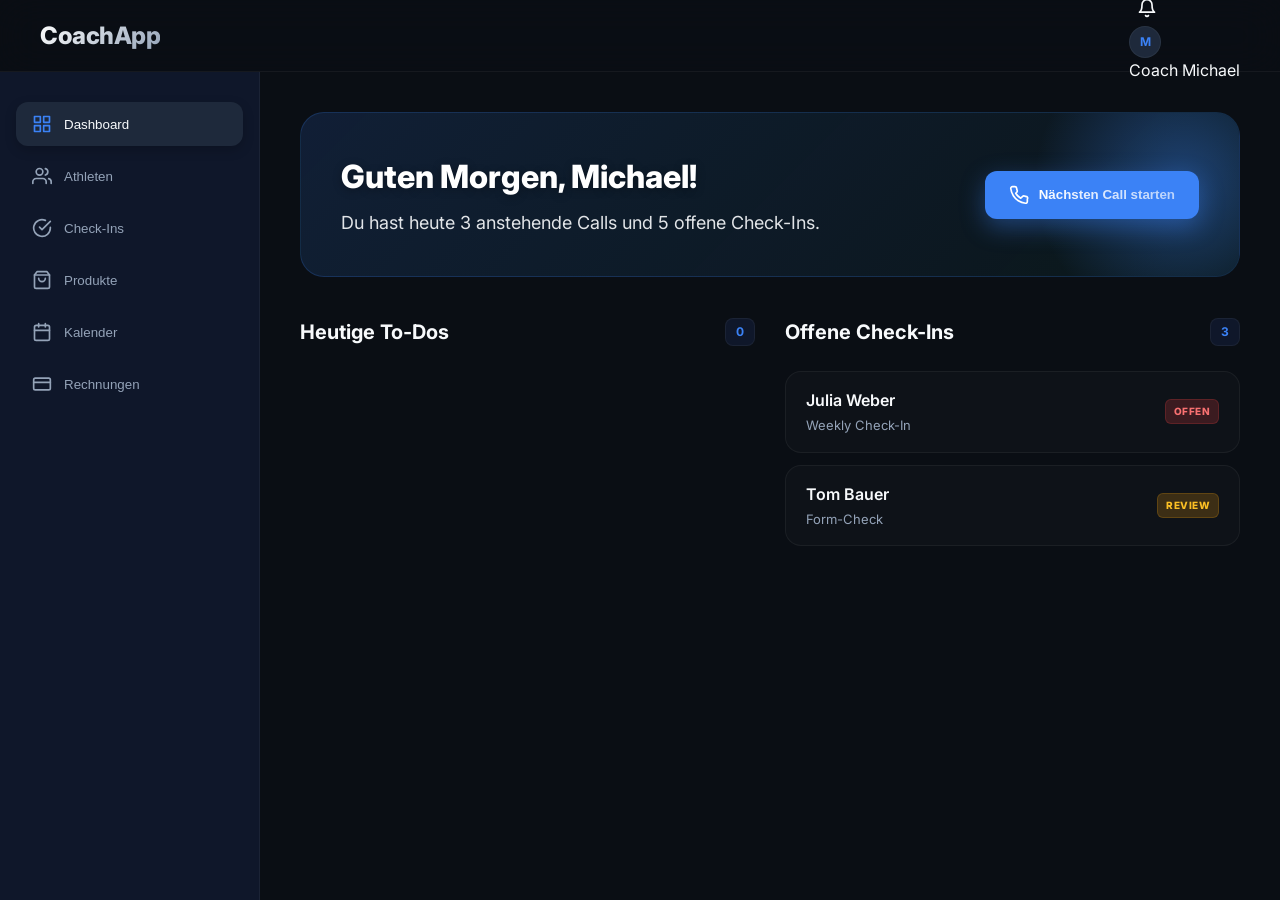
<file: CoachApp/index.html>
<!DOCTYPE html>
<html lang="de">
<head>
    <meta charset="UTF-8">
    <meta name="viewport" content="width=device-width, initial-scale=1.0">
    <title>CoachApp - Calls Modal</title>
    <link rel="preconnect" href="https://fonts.googleapis.com">
    <link rel="preconnect" href="https://fonts.gstatic.com" crossorigin>
    <link href="https://fonts.googleapis.com/css2?family=Inter:wght@300;400;500;600;700&display=swap" rel="stylesheet">
    <link rel="stylesheet" href="styles.css">
</head>
<body>
    <div id="app">
        <!-- Main Dashboard Placeholder -->
        <header class="dashboard-header">
            <div class="logo">CoachApp</div>
            <div class="user-profile">
                <button class="icon-btn"><svg xmlns="http://www.w3.org/2000/svg" width="20" height="20" viewBox="0 0 24 24" fill="none" stroke="currentColor" stroke-width="2" stroke-linecap="round" stroke-linejoin="round"><path d="M18 8A6 6 0 0 0 6 8c0 7-3 9-3 9h18s-3-2-3-9"/><path d="M13.73 21a2 2 0 0 1-3.46 0"/></svg></button>
                <div class="avatar-sm">M</div>
                <span>Coach Michael</span>
            </div>
        </header>

        <div class="app-shell">
            <!-- Sidebar Navigation -->
            <aside class="app-sidebar">
                <nav class="sidebar-nav">
                    <button class="nav-item active" data-view="dashboard">
                        <svg xmlns="http://www.w3.org/2000/svg" width="20" height="20" viewBox="0 0 24 24" fill="none" stroke="currentColor" stroke-width="2" stroke-linecap="round" stroke-linejoin="round"><rect x="3" y="3" width="7" height="7"/><rect x="14" y="3" width="7" height="7"/><rect x="14" y="14" width="7" height="7"/><rect x="3" y="14" width="7" height="7"/></svg>
                        <span>Dashboard</span>
                    </button>
                    <button class="nav-item" data-view="athletes">
                        <svg xmlns="http://www.w3.org/2000/svg" width="20" height="20" viewBox="0 0 24 24" fill="none" stroke="currentColor" stroke-width="2" stroke-linecap="round" stroke-linejoin="round"><path d="M17 21v-2a4 4 0 0 0-4-4H5a4 4 0 0 0-4 4v2"/><circle cx="9" cy="7" r="4"/><path d="M23 21v-2a4 4 0 0 0-3-3.87"/><path d="M16 3.13a4 4 0 0 1 0 7.75"/></svg>
                        <span>Athleten</span>
                    </button>
                    <button class="nav-item" data-view="checkins">
                        <svg xmlns="http://www.w3.org/2000/svg" width="20" height="20" viewBox="0 0 24 24" fill="none" stroke="currentColor" stroke-width="2" stroke-linecap="round" stroke-linejoin="round"><path d="M22 11.08V12a10 10 0 1 1-5.93-9.14"/><polyline points="22 4 12 14.01 9 11.01"/></svg>
                        <span>Check-Ins</span>
                    </button>
                    <button class="nav-item" id="openProductsView" data-view="products">
                        <svg xmlns="http://www.w3.org/2000/svg" width="20" height="20" viewBox="0 0 24 24" fill="none" stroke="currentColor" stroke-width="2" stroke-linecap="round" stroke-linejoin="round"><path d="M6 2 3 6v14a2 2 0 0 0 2 2h14a2 2 0 0 0 2-2V6l-3-4Z"/><path d="M3 6h18"/><path d="M16 10a4 4 0 0 1-8 0"/></svg>
                        <span>Produkte</span>
                    </button>
                    <button class="nav-item" data-view="calendar">
                        <svg xmlns="http://www.w3.org/2000/svg" width="20" height="20" viewBox="0 0 24 24" fill="none" stroke="currentColor" stroke-width="2" stroke-linecap="round" stroke-linejoin="round"><rect x="3" y="4" width="18" height="18" rx="2" ry="2"/><line x1="16" y1="2" x2="16" y2="6"/><line x1="8" y1="2" x2="8" y2="6"/><line x1="3" y1="10" x2="21" y2="10"/></svg>
                        <span>Kalender</span>
                    </button>
                    <button class="nav-item" data-view="invoices">
                        <svg xmlns="http://www.w3.org/2000/svg" width="20" height="20" viewBox="0 0 24 24" fill="none" stroke="currentColor" stroke-width="2" stroke-linecap="round" stroke-linejoin="round"><rect x="2" y="5" width="20" height="14" rx="2"/><line x1="2" y1="10" x2="22" y2="10"/></svg>
                        <span>Rechnungen</span>
                    </button>
                </nav>
            </aside>

            <!-- Main Content Area -->
            <main class="app-content scroll-y">
                <!-- Dashboard View -->
                <!-- [AGENT-1: DASHBOARD - START] -->
                <section id="view-dashboard" class="content-view active">
                    <div class="welcome-banner">
                        <div class="banner-text">
                            <h1 id="welcome-title">Guten Morgen, Michael!</h1>
                            <p id="welcome-subtitle">Du hast heute 3 anstehende Calls und 5 offene Check-Ins.</p>
                        </div>
                        <button id="openModalBtn" class="btn btn-accent-vibrant">
                             <svg xmlns="http://www.w3.org/2000/svg" width="20" height="20" viewBox="0 0 24 24" fill="none" stroke="currentColor" stroke-width="2" stroke-linecap="round" stroke-linejoin="round"><path d="M22 16.92v3a2 2 0 0 1-2.18 2 19.79 19.79 0 0 1-8.63-3.07 19.5 19.5 0 0 1-6-6 19.79 19.79 0 0 1-3.07-8.67A2 2 0 0 1 4.11 2h3a2 2 0 0 1 2 1.72 12.84 12.84 0 0 0 .7 2.81 2 2 0 0 1-.45 2.11L8.09 9.91a16 16 0 0 0 6 6l2.27-2.27a2 2 0 0 1 2.11-.45 12.84 12.84 0 0 0 2.81.7A2 2 0 0 1 22 16.92z"/></svg>
                             Nächsten Call starten
                        </button>
                    </div>

                    <div class="dashboard-grid">
                        <div class="card card-hero">
                            <div class="card-header-simple">
                                <h3>Heutige To-Dos</h3>
                                <span id="todo-count-badge" class="count-badge">0</span>
                            </div>
                            <div id="todo-list-container" class="list-container">
                                <!-- Dynamically populated by JS -->
                            </div>
                        </div>

                        <div class="card card-hero">
                            <div class="card-header-simple">
                                <h3>Offene Check-Ins</h3>
                                <span class="count-badge">3</span>
                            </div>
                            <div class="list-container">
                                <div class="todo-item">
                                    <div class="todo-info">
                                        <span class="todo-name">Julia Weber</span>
                                        <span class="todo-meta">Weekly Check-In</span>
                                    </div>
                                    <span class="tag tag-urgent">OFFEN</span>
                                </div>
                                <div class="todo-item">
                                    <div class="todo-info">
                                        <span class="todo-name">Tom Bauer</span>
                                        <span class="todo-meta">Form-Check</span>
                                    </div>
                                    <span class="tag tag-warning">REVIEW</span>
                                </div>
                            </div>
                        </div>
                    </div>
                </section>
                <!-- [AGENT-1: DASHBOARD - END] -->

                <!-- [AGENT-2: ATHLETES - START] -->
                <section id="view-athletes" class="content-view">
                    <header class="view-header">
                        <h1>Meine Athleten</h1>
                        <button class="btn btn-primary" id="newAthleteBtn">+ Neuer Athlet</button>
                    </header>
                    <div class="card">
                        <div class="athlete-search-bar">
                            <input type="text" id="athleteSearchInput" placeholder="Athleten suchen..." class="form-control">
                        </div>
                        <div id="athleteList" class="athlete-list">
                            <!-- Athlete cards will be injected here via DOM API -->
                            <p id="athleteLoadingMsg">Athleten-Verzeichnis wird geladen...</p>
                        </div>
                    </div>
                </section>

                <!-- Athlete Detail Modal -->
                <div id="athleteDetailModal" class="modal-overlay hidden">
                    <div class="modal-container dark-theme">
                        <header class="modal-header">
                            <h2 id="athleteDetailName">Athlet Details</h2>
                            <button id="closeAthleteDetailBtn" class="icon-btn">
                                <svg xmlns="http://www.w3.org/2000/svg" width="24" height="24" viewBox="0 0 24 24" fill="none" stroke="currentColor" stroke-width="2" stroke-linecap="round" stroke-linejoin="round"><line x1="18" y1="6" x2="6" y2="18"/><line x1="6" y1="6" x2="18" y2="18"/></svg>
                            </button>
                        </header>
                        <main class="modal-main" style="padding: 1.5rem;">
                            <div class="form-group">
                                <label>Email:</label>
                                <p id="athleteDetailEmail" style="color: var(--text-color); margin-top: 0.25rem;">-</p>
                            </div>
                            <div class="form-group">
                                <label>Sportart:</label>
                                <p id="athleteDetailSport" style="color: var(--text-color); margin-top: 0.25rem;">-</p>
                            </div>
                            <div style="margin-top: 2rem; display: flex; gap: 1rem;">
                                <button class="btn btn-primary" id="startCallFromAthleteBtn">Call starten</button>
                            </div>
                        </main>
                    </div>
                </div>
                <!-- [AGENT-2: ATHLETES - END] -->

                <!-- [AGENT-3: CHECKINS - START] -->
                <section id="view-checkins" class="content-view">
                    <header class="view-header">
                        <h1>Check-Ins</h1>
                    </header>
                    <div class="card">
                        <table class="ascent-table" id="checkins-table">
                            <thead>
                                <tr>
                                    <th>Datum</th>
                                    <th>Athlet</th>
                                    <th>Status</th>
                                    <th>Aktionen</th>
                                </tr>
                            </thead>
                            <tbody id="checkins-list-body">
                                <!-- Check-Ins will be populated here via JS -->
                            </tbody>
                        </table>
                    </div>

                    <!-- Check-In Review Modal -->
                    <div id="checkinReviewModal" class="modal-overlay hidden" style="z-index: 1200;">
                        <div class="modal-container dark-theme product-edit-size">
                            <header class="modal-header">
                                <h2 id="checkinReviewTitle">Check-In Review</h2>
                                <button id="closeCheckinModal" class="icon-btn">
                                    <svg xmlns="http://www.w3.org/2000/svg" width="24" height="24" viewBox="0 0 24 24" fill="none" stroke="currentColor" stroke-width="2" stroke-linecap="round" stroke-linejoin="round"><line x1="18" y1="6" x2="6" y2="18"/><line x1="6" y1="6" x2="18" y2="18"/></svg>
                                </button>
                            </header>
                            <div class="modal-body p-2">
                                <div class="checkin-details" id="checkinDetailsContent">
                                    <!-- Populated via JS -->
                                </div>
                                <form id="checkinReviewForm" class="mt-2">
                                    <input type="hidden" id="reviewCheckinId">
                                    <div class="input-stacked">
                                        <label>Feedback / Notizen</label>
                                        <textarea id="reviewFeedback" class="input-dark" rows="4" required></textarea>
                                    </div>
                                    <div class="modal-footer mt-2">
                                        <button type="button" id="markReviewedBtn" class="btn btn-primary">Als geprüft markieren</button>
                                    </div>
                                </form>
                            </div>
                        </div>
                    </div>
                </section>
                <!-- [AGENT-3: CHECKINS - END] -->

                                <!-- [AGENT-4: INVOICES - START] -->
                <section id="view-invoices" class="content-view">
                    <header class="view-header">
                        <h1>Rechnungen & Finanzen</h1>
                        <button class="btn btn-primary" id="createNewInvoiceBtn">
                            <svg xmlns="http://www.w3.org/2000/svg" width="16" height="16" viewBox="0 0 24 24" fill="none" stroke="currentColor" stroke-width="2" stroke-linecap="round" stroke-linejoin="round"><line x1="12" y1="5" x2="12" y2="19"></line><line x1="5" y1="12" x2="19" y2="12"></line></svg>
                            Neue Rechnung
                        </button>
                    </header>

                    <div class="invoice-summary-cards">
                        <div class="summary-card-inv">
                            <h3>Umsatz (Mtd)</h3>
                            <div class="value">4.250,00 €</div>
                        </div>
                        <div class="summary-card-inv">
                            <h3>Offene Beträge</h3>
                            <div class="value text-orange">850,00 €</div>
                        </div>
                        <div class="summary-card-inv">
                            <h3>Überfällig</h3>
                            <div class="value text-red">0,00 €</div>
                        </div>
                    </div>

                    <div class="card p-0 mt-3">
                        <div class="card-header p-3 border-bottom">
                            <h2 class="m-0 text-md">Aktuelle Rechnungen</h2>
                        </div>
                        <div class="table-responsive">
                            <table class="ascent-table invoice-table">
                                <thead>
                                    <tr>
                                        <th>Rechnungs-Nr</th>
                                        <th>Kunde</th>
                                        <th>Datum</th>
                                        <th>Betrag</th>
                                        <th>Status</th>
                                        <th class="actions-cell">Aktionen</th>
                                    </tr>
                                </thead>
                                <tbody id="invoicesTableBody">
                                    <!-- Populated by JS -->
                                </tbody>
                            </table>
                        </div>
                    </div>
                </section>
                <!-- [AGENT-4: INVOICES - END] -->
            </main>
        </div>

        <!-- The Calls Modal -->
        <div id="callsModal" class="modal-overlay hidden">
            <div class="modal-container dark-theme">
                <main class="modal-main">
                    <!-- Modal Header -->
                    <header class="modal-header">
                        <div class="athlete-info">
                            <div class="avatar-placeholder">A</div>
                            <div class="info-text">
                                <h1 id="athleteName">Anna Müller</h1>
                                <p class="meta">anna@test.de • Fitness</p>
                            </div>
                        </div>
                        <div class="header-actions">
                            <button class="icon-btn edit-notes-btn">
                                <svg xmlns="http://www.w3.org/2000/svg" width="22" height="22" viewBox="0 0 24 24" fill="none" stroke="currentColor" stroke-width="2" stroke-linecap="round" stroke-linejoin="round"><path d="M11 4H4a2 2 0 0 0-2 2v14a2 2 0 0 0 2 2h14a2 2 0 0 0 2-2v-7"/><path d="M18.5 2.5a2.121 2.121 0 0 1 3 3L12 15l-4 1 1-4 9.5-9.5z"/></svg>
                            </button>
                            <div class="timer-box">
                                <svg xmlns="http://www.w3.org/2000/svg" width="18" height="18" viewBox="0 0 24 24" fill="none" stroke="currentColor" stroke-width="2" stroke-linecap="round" stroke-linejoin="round"><circle cx="12" cy="12" r="10"/><polyline points="12 6 12 12 16 14"/></svg>
                                <span id="callTimer">30:00 / 30 Min.</span>
                            </div>
                            <button id="callActionBtn" class="btn-call-start">
                                <svg xmlns="http://www.w3.org/2000/svg" width="20" height="20" viewBox="0 0 24 24" fill="currentColor"><circle cx="12" cy="12" r="10"/><polygon points="10 8 16 12 10 16 10 8"/></svg>
                                Call Starten
                            </button>
                            <button id="closeModalBtn" class="icon-btn close-btn">
                                <svg xmlns="http://www.w3.org/2000/svg" width="24" height="24" viewBox="0 0 24 24" fill="none" stroke="currentColor" stroke-width="2" stroke-linecap="round" stroke-linejoin="round"><line x1="18" y1="6" x2="6" y2="18"/><line x1="6" y1="6" x2="18" y2="18"/></svg>
                            </button>
                        </div>
                    </header>

                    <!-- Content Navigation -->
                    <nav class="content-nav">
                        <button class="nav-btn active" data-tab="ziele">Ziele</button>
                        <button class="nav-btn" data-tab="coaching">Coaching</button>
                        <button class="nav-btn" data-tab="vereinbarung">Vereinbarung</button>
                    </nav>

                    <div class="modal-split-view">
                        <!-- Left Sidebar: Stammdaten -->
                        <aside class="modal-sidebar">
                            <div class="sidebar-section">
                                <div class="section-title">
                                    <h3>Stammdaten</h3>
                                    <button class="text-btn">
                                        <svg xmlns="http://www.w3.org/2000/svg" width="14" height="14" viewBox="0 0 24 24" fill="none" stroke="currentColor" stroke-width="2" stroke-linecap="round" stroke-linejoin="round"><path d="M11 4H4a2 2 0 0 0-2 2v14a2 2 0 0 0 2 2h14a2 2 0 0 0 2-2v-7"/><path d="M18.5 2.5a2.121 2.121 0 0 1 3 3L12 15l-4 1 1-4 9.5-9.5z"/></svg>
                                    </button>
                                </div>
                                <div class="data-group">
                                    <label>Geburtsdatum</label>
                                    <p>01.01.1990 (Alter: 34)</p>
                                </div>
                                <div class="data-group">
                                    <label>Adresse</label>
                                    <p>Musterstraße 1, Berlin</p>
                                </div>
                                <div class="data-group">
                                    <label>Email</label>
                                    <p>anna@test.de</p>
                                </div>
                                <div class="data-group">
                                    <label>Tel</label>
                                    <p>+49 123 4567</p>
                                </div>
                                <div class="data-group">
                                    <label>Paket / Start</label>
                                    <p>Pro-Plan</p>
                                </div>
                                <div class="data-group important">
                                    <label>Besonderheiten</label>
                                    <p class="highlight-urgent">Verletzung Schulter links</p>
                                </div>
                            </div>
                        </aside>

                        <!-- Main Content Area (Mask) -->
                        <section class="modal-mask" id="callMaskContent">
                            <!-- Default: Erstgespräch / Ziele -->
                            <div id="tab-ziele" class="tab-pane active">
                                <div class="mask-center-content">
                                    <div class="goal-card-large">
                                        <div class="card-header">
                                            <input type="text" placeholder="Name des Ziels" class="invisible-input">
                                            <button class="delete-icon"><svg xmlns="http://www.w3.org/2000/svg" width="16" height="16" viewBox="0 0 24 24" fill="none" stroke="currentColor" stroke-width="2" stroke-linecap="round" stroke-linejoin="round"><polyline points="3 6 5 6 21 6"/><path d="M19 6v14a2 2 0 0 1-2 2H7a2 2 0 0 1-2-2V6m3 0V4a2 2 0 0 1 2-2h4a2 2 0 0 1 2 2v2"/></svg></button>
                                        </div>
                                        <div class="card-body">
                                            <div class="scope-row">
                                                <label>Scope:</label>
                                                <select class="select-dark-sm"><option>Training</option><option>Ernährung</option><option>Gesundheit</option></select>
                                            </div>
                                            <div class="progress-wrap">
                                                <input type="range" min="0" max="100" value="40" class="mini-slider">
                                                <span class="progress-label">40%</span>
                                            </div>
                                        </div>
                                    </div>
                                    <button class="add-btn-main">
                                        <svg xmlns="http://www.w3.org/2000/svg" width="32" height="32" viewBox="0 0 24 24" fill="none" stroke="white" stroke-width="2" stroke-linecap="round" stroke-linejoin="round"><line x1="12" y1="5" x2="12" y2="19"/><line x1="5" y1="12" x2="19" y2="12"/></svg>
                                    </button>
                                </div>
                            </div>
                            <div id="tab-coaching" class="tab-pane">
                                <div class="mask-center-content">
                                    <div class="presentation-list">
                                        <div class="pres-card-horizontal">
                                            <div class="pres-icon blue-bg">
                                                <svg xmlns="http://www.w3.org/2000/svg" width="24" height="24" viewBox="0 0 24 24" fill="none" stroke="currentColor" stroke-width="2" stroke-linecap="round" stroke-linejoin="round"><path d="M23 19a2 2 0 0 1-2 2H3a2 2 0 0 1-2-2V5a2 2 0 0 1 2-2h18a2 2 0 0 1 2 2z"/><circle cx="12" cy="12" r="3"/><path d="M17 9l4-4M7 9l-4-4M17 15l4 4M7 15l-4 4"/></svg>
                                            </div>
                                            <div class="pres-info">
                                                <h4>Über Mich</h4>
                                                <p>Ich stelle mich vor</p>
                                            </div>
                                            <button class="delete-icon"><svg xmlns="http://www.w3.org/2000/svg" width="16" height="16" viewBox="0 0 24 24" fill="none" stroke="currentColor" stroke-width="2" stroke-linecap="round" stroke-linejoin="round"><polyline points="3 6 5 6 21 6"/><path d="M19 6v14a2 2 0 0 1-2 2H7a2 2 0 0 1-2-2V6m3 0V4a2 2 0 0 1 2-2h4a2 2 0 0 1 2 2v2"/></svg></button>
                                        </div>
                                        <div class="pres-card-horizontal">
                                            <div class="pres-icon blue-bg">
                                                <svg xmlns="http://www.w3.org/2000/svg" width="24" height="24" viewBox="0 0 24 24" fill="none" stroke="currentColor" stroke-width="2" stroke-linecap="round" stroke-linejoin="round"><path d="M6.7 6.7l10.6 10.6M18.8 5.2a1.5 1.5 0 0 0-2.1 0l-1.5 1.5M6.7 6.7L5.2 8.2a1.5 1.5 0 0 0 0 2.1l1.5 1.5M17.3 17.3l1.5-1.5a1.5 1.5 0 0 0 0-2.1l-1.5-1.5M6.7 6.7l-1.5-1.5a1.5 1.5 0 0 1 0-2.1l1.5-1.5M17.3 17.3l1.5 1.5a1.5 1.5 0 0 1 0 2.1l-1.5 1.5"/></svg>
                                            </div>
                                            <div class="pres-info">
                                                <h4>Fitness-Coaching</h4>
                                                <p>Wie kann ich dich unterstützen und wie läuft das Coaching ab?</p>
                                            </div>
                                            <button class="delete-icon"><svg xmlns="http://www.w3.org/2000/svg" width="16" height="16" viewBox="0 0 24 24" fill="none" stroke="currentColor" stroke-width="2" stroke-linecap="round" stroke-linejoin="round"><polyline points="3 6 5 6 21 6"/><path d="M19 6v14a2 2 0 0 1-2 2H7a2 2 0 0 1-2-2V6m3 0V4a2 2 0 0 1 2-2h4a2 2 0 0 1 2 2v2"/></svg></button>
                                        </div>
                                        <div class="pres-card-horizontal">
                                            <div class="pres-icon blue-bg">
                                                <svg xmlns="http://www.w3.org/2000/svg" width="24" height="24" viewBox="0 0 24 24" fill="none" stroke="currentColor" stroke-width="2" stroke-linecap="round" stroke-linejoin="round"><circle cx="12" cy="12" r="10"/><circle cx="12" cy="12" r="6"/><circle cx="12" cy="12" r="2"/></svg>
                                            </div>
                                            <div class="pres-info">
                                                <h4>Pakete</h4>
                                                <p>Ich stelle dir meine Leistungs-Pakete vor und erkläre dir, wie du selbst ein individuelles Coaching-Paket aus meinem Leistungsspektrum zusammenstellen kannst</p>
                                            </div>
                                            <button class="delete-icon"><svg xmlns="http://www.w3.org/2000/svg" width="16" height="16" viewBox="0 0 24 24" fill="none" stroke="currentColor" stroke-width="2" stroke-linecap="round" stroke-linejoin="round"><polyline points="3 6 5 6 21 6"/><path d="M19 6v14a2 2 0 0 1-2 2H7a2 2 0 0 1-2-2V6m3 0V4a2 2 0 0 1 2-2h4a2 2 0 0 1 2 2v2"/></svg></button>
                                        </div>
                                    </div>
                                    <button class="add-btn-main">
                                        <svg xmlns="http://www.w3.org/2000/svg" width="32" height="32" viewBox="0 0 24 24" fill="none" stroke="white" stroke-width="2" stroke-linecap="round" stroke-linejoin="round"><line x1="12" y1="5" x2="12" y2="19"/><line x1="5" y1="12" x2="19" y2="12"/></svg>
                                    </button>
                                </div>
                            </div>
                            <div id="tab-vereinbarung" class="tab-pane">
                                <div class="vereinbarung-form">
                                    <section class="form-section">
                                        <h4>Zeitraum</h4>
                                        <div class="form-grid-3">
                                            <div class="input-stacked">
                                                <label>Start:</label>
                                                <input type="text" class="input-dark">
                                            </div>
                                            <div class="input-stacked">
                                                <label>Bis:</label>
                                                <input type="text" class="input-dark">
                                            </div>
                                            <div class="input-stacked">
                                                <label>Monate:</label>
                                                <input type="text" class="input-dark">
                                            </div>
                                        </div>
                                        <div class="form-row mt-1">
                                            <label class="checkbox-inline"><input type="checkbox"> Monate wählen:</label>
                                            <div class="picker-btn"><svg xmlns="http://www.w3.org/2000/svg" width="14" height="14" viewBox="0 0 24 24" fill="none" stroke="currentColor" stroke-width="2" stroke-linecap="round" stroke-linejoin="round"><rect x="3" y="4" width="18" height="18" rx="2" ry="2"/><line x1="16" y1="2" x2="16" y2="6"/><line x1="8" y1="2" x2="8" y2="6"/><line x1="3" y1="10" x2="21" y2="10"/></svg></div>
                                            <label class="checkbox-inline ml-2"><input type="checkbox"> offen</label>
                                        </div>
                                    </section>

                                    <section class="form-section">
                                        <h4>Spektrum</h4>
                                        <div class="form-row gap-2">
                                            <label class="checkbox-pill"><input type="checkbox"> Training</label>
                                            <label class="checkbox-pill"><input type="checkbox"> Ernährung</label>
                                            <label class="checkbox-pill"><input type="checkbox"> Gesundheit</label>
                                        </div>
                                        <div class="dual-columns mt-1">
                                            <div class="col">
                                                <label>Pakete:</label>
                                                <div class="content-box"></div>
                                            </div>
                                            <div class="col">
                                                <label>Leistungen:</label>
                                                <div class="content-box"></div>
                                            </div>
                                        </div>
                                        <div class="center-btn-row">
                                            <button class="btn-purple-sm">Individuelle Leistung erstellen</button>
                                        </div>
                                    </section>

                                    <section class="form-section">
                                        <h4>Abschluss</h4>
                                        <div class="form-grid-3">
                                            <div class="input-stacked">
                                                <label>Start:</label>
                                                <input type="text" class="input-dark">
                                            </div>
                                            <div class="input-stacked">
                                                <label>Ermäßigung:</label>
                                                <div class="select-dark-wrap">
                                                    <select class="select-dark"><option></option></select>
                                                </div>
                                            </div>
                                        </div>
                                        <div class="form-row mt-1 center-content">
                                            <label>Summe:</label>
                                            <input type="text" class="input-dark w-100">
                                        </div>
                                    </section>
                                </div>
                            </div>
                        </section>
                    </div>
                </main>

                <!-- Right Summary Column -->
                <aside class="modal-summary">
                    <div class="call-type-selector">
                        <select>
                            <option>Erstgespräch</option>
                            <option>Review Call</option>
                            <option>Onboarding</option>
                        </select>
                        <svg class="chevron" xmlns="http://www.w3.org/2000/svg" width="16" height="16" viewBox="0 0 24 24" fill="none" stroke="currentColor" stroke-width="2" stroke-linecap="round" stroke-linejoin="round"><polyline points="6 9 12 15 18 9"/></svg>
                    </div>

                    <div class="summary-card">
                        <h2>Zusammenfassung</h2>
                        
                        <div class="summary-section">
                            <h4>Vereinbarung</h4>
                            <div class="vereinbarung-row">
                                <div class="date-input">
                                    <input type="text" value="Start-Datum" readonly>
                                    <svg xmlns="http://www.w3.org/2000/svg" width="14" height="14" viewBox="0 0 24 24" fill="none" stroke="currentColor" stroke-width="2" stroke-linecap="round" stroke-linejoin="round"><rect x="3" y="4" width="18" height="18" rx="2" ry="2"/><line x1="16" y1="2" x2="16" y2="6"/><line x1="8" y1="2" x2="8" y2="6"/><line x1="3" y1="10" x2="21" y2="10"/></svg>
                                </div>
                                <label class="toggle-label"><input type="checkbox"> offen</label>
                            </div>
                        </div>

                        <div class="summary-section">
                            <h4>Ziele</h4>
                            <ol class="summary-list">
                                <li></li>
                                <li></li>
                            </ol>
                        </div>

                        <div class="summary-section">
                            <h4>Leistungen</h4>
                            <ol class="summary-list">
                                <li></li>
                                <li></li>
                            </ol>
                        </div>

                        <div class="summary-section">
                            <h4>Anhänge</h4>
                            <div class="checkbox-group">
                                <label><input type="checkbox" id="triggerAthleteApp"> AthleteApp</label>
                                <div id="athleteAppCodeArea" class="code-display-box hidden">
                                    <label>Aktivierungscode:</label>
                                    <div class="code-row">
                                        <code id="activationCodeDisplay">------</code>
                                        <button class="btn-icon-sm" id="generateCodeBtn" title="Code generieren">
                                            <svg xmlns="http://www.w3.org/2000/svg" width="14" height="14" viewBox="0 0 24 24" fill="none" stroke="currentColor" stroke-width="2" stroke-linecap="round" stroke-linejoin="round"><path d="M21 2v6h-6"/><path d="M3 12a9 9 0 0 1 15-6.7L21 8"/><path d="M3 22v-6h6"/><path d="M21 12a9 9 0 0 1-15 6.7L3 16"/></svg>
                                        </button>
                                    </div>
                                </div>
                                <label><input type="checkbox"> Onboarding</label>
                                <div class="sub-checkboxes">
                                    <label><input type="checkbox"> Basic</label>
                                    <label><input type="checkbox"> Call</label>
                                </div>
                                <label><input type="checkbox"> Leistungen & Pakete</label>
                                <label><input type="checkbox"> Gesprächsprotokoll</label>
                                <label><input type="checkbox"> Follow-up Call</label>
                            </div>
                        </div>

                        <div class="summary-footer">
                           <label class="decline-label"><input type="checkbox"> <span>Angebot wurde abgelehnt</span></label>
                        </div>
                    </div>

                    <button id="finishCallBtn" class="btn-finish-call">
                        Call Abschließen & Speichern
                    </button>
                </aside>
            </div>
        </div>

        <!-- The Products Modal -->
        <div id="productsModal" class="modal-overlay hidden">
            <div class="modal-container dark-theme products-modal-size">
                <main class="modal-main">
                    <!-- Modal Header -->
                    <header class="modal-header">
                        <div class="modal-title-area">
                            <h1>Leistungsverzeichnis</h1>
                            <p class="meta">Verwalte deine Angebote, Pakete und Leistungen</p>
                        </div>
                        <div class="header-actions">
                            <div class="search-box-wrap">
                                <svg xmlns="http://www.w3.org/2000/svg" width="18" height="18" viewBox="0 0 24 24" fill="none" stroke="currentColor" stroke-width="2" stroke-linecap="round" stroke-linejoin="round"><circle cx="11" cy="11" r="8"/><line x1="21" y1="21" x2="16.65" y2="16.65"/></svg>
                                <input type="text" placeholder="Leistung suchen..." class="search-input">
                            </div>
                            <div class="dropdown-wrap">
                                <button id="createNewProductBtn" class="btn btn-primary btn-with-icon">
                                    <svg xmlns="http://www.w3.org/2000/svg" width="18" height="18" viewBox="0 0 24 24" fill="none" stroke="currentColor" stroke-width="2" stroke-linecap="round" stroke-linejoin="round"><line x1="12" y1="5" x2="12" y2="19"/><line x1="5" y1="12" x2="19" y2="12"/></svg>
                                    Neu Erstellen
                                </button>
                            </div>
                            <button id="closeProductsModal" class="icon-btn close-btn">
                                <svg xmlns="http://www.w3.org/2000/svg" width="24" height="24" viewBox="0 0 24 24" fill="none" stroke="currentColor" stroke-width="2" stroke-linecap="round" stroke-linejoin="round"><line x1="18" y1="6" x2="6" y2="18"/><line x1="6" y1="6" x2="18" y2="18"/></svg>
                            </button>
                        </div>
                    </header>

                    <!-- Products Tabs -->
                    <nav class="content-nav">
                        <button class="nav-btn active" data-tab-products="leistungen">Leistungen</button>
                        <button class="nav-btn" data-tab-products="pakete">Pakete & Angebote</button>
                    </nav>

                    <!-- Products Content -->
                    <section class="modal-content-full scroll-y">
                        <div id="products-tab-leistungen" class="products-tab-pane active">
                            <table class="ascent-table">
                                <thead>
                                    <tr>
                                        <th>Name</th>
                                        <th>Kategorie</th>
                                        <th>Typ</th>
                                        <th>Basispreis</th>
                                        <th>Frequenz</th>
                                        <th>Status</th>
                                        <th class="actions-cell"></th>
                                    </tr>
                                </thead>
                                <tbody id="leistungenList">
                                    <!-- Will be populated by JS -->
                                    <tr>
                                        <td>
                                            <div class="product-name-cell">
                                                <div class="product-icon teal">T</div>
                                                <span>Personal Training (60m)</span>
                                            </div>
                                        </td>
                                        <td><span class="badge category-badge">Training</span></td>
                                        <td>Leistung</td>
                                        <td>85,00 €</td>
                                        <td>Einmalig</td>
                                        <td><span class="status-indicator active">Aktiv</span></td>
                                        <td class="actions-cell">
                                            <button class="icon-btn sm"><svg xmlns="http://www.w3.org/2000/svg" width="16" height="16" viewBox="0 0 24 24" fill="none" stroke="currentColor" stroke-width="2" stroke-linecap="round" stroke-linejoin="round"><path d="M11 4H4a2 2 0 0 0-2 2v14a2 2 0 0 0 2 2h14a2 2 0 0 0 2-2v-7"/><path d="M18.5 2.5a2.121 2.121 0 0 1 3 3L12 15l-4 1 1-4 9.5-9.5z"/></svg></button>
                                        </td>
                                    </tr>
                                    <tr>
                                        <td>
                                            <div class="product-name-cell">
                                                <div class="product-icon orange">E</div>
                                                <span>Ernährungsplan Basis</span>
                                            </div>
                                        </td>
                                        <td><span class="badge category-badge">Ernährung</span></td>
                                        <td>Leistung</td>
                                        <td>49,00 €</td>
                                        <td>Einmalig</td>
                                        <td><span class="status-indicator active">Aktiv</span></td>
                                        <td class="actions-cell">
                                            <button class="icon-btn sm"><svg xmlns="http://www.w3.org/2000/svg" width="16" height="16" viewBox="0 0 24 24" fill="none" stroke="currentColor" stroke-width="2" stroke-linecap="round" stroke-linejoin="round"><path d="M11 4H4a2 2 0 0 0-2 2v14a2 2 0 0 0 2 2h14a2 2 0 0 0 2-2v-7"/><path d="M18.5 2.5a2.121 2.121 0 0 1 3 3L12 15l-4 1 1-4 9.5-9.5z"/></svg></button>
                                        </td>
                                    </tr>
                                </tbody>
                            </table>
                        </div>
                        <div id="products-tab-pakete" class="products-tab-pane">
                            <div class="packages-grid">
                                <!-- Example Package Card -->
                                <div class="package-card">
                                    <div class="package-header">
                                        <h3>Premium Coaching</h3>
                                        <span class="badge price-badge">199 €/Mo</span>
                                    </div>
                                    <p class="package-desc">Das Rundum-Sorglos-Paket für ambitionierte Athleten.</p>
                                    <ul class="package-features">
                                        <li>4x Personal Training / Monat</li>
                                        <li>Individueller Trainingsplan</li>
                                        <li>Ernährungs-Coaching</li>
                                        <li>24/7 Support</li>
                                    </ul>
                                    <div class="package-footer">
                                        <span class="status-indicator active">Aktiv</span>
                                        <div class="actions">
                                            <button class="btn btn-secondary sm">Bearbeiten</button>
                                        </div>
                                    </div>
                                </div>
                            </div>
                        </div>
                    </section>
                </main>
            </div>
        </div>

        <!-- Product Edit Modal -->
        <div id="productEditModal" class="modal-overlay hidden" style="z-index: 1100;">
            <div class="modal-container dark-theme product-edit-size">
                <header class="modal-header">
                    <h2 id="productEditTitle">Leistung bearbeiten</h2>
                    <button id="closeProductEditModal" class="icon-btn">
                        <svg xmlns="http://www.w3.org/2000/svg" width="24" height="24" viewBox="0 0 24 24" fill="none" stroke="currentColor" stroke-width="2" stroke-linecap="round" stroke-linejoin="round"><line x1="18" y1="6" x2="6" y2="18"/><line x1="6" y1="6" x2="18" y2="18"/></svg>
                    </button>
                </header>
                <div class="modal-body p-2">
                    <form id="productEditForm">
                        <input type="hidden" id="editProductId">
                        <div class="form-grid-2">
                            <div class="input-stacked">
                                <label>Name</label>
                                <input type="text" id="editProductName" class="input-dark" required>
                            </div>
                            <div class="input-stacked">
                                <label>Kategorie</label>
                                <select id="editProductCategory" class="select-dark">
                                    <option>Training</option>
                                    <option>Ernährung</option>
                                    <option>Gesundheit</option>
                                    <option>Allgemein</option>
                                </select>
                            </div>
                            <div class="input-stacked">
                                <label>Typ</label>
                                <select id="editProductType" class="select-dark">
                                    <option value="Leistung">Leistung</option>
                                    <option value="Paket">Paket</option>
                                </select>
                            </div>
                            <div class="input-stacked">
                                <label>Basispreis (€)</label>
                                <input type="number" id="editProductPrice" class="input-dark" required>
                            </div>
                            <div class="input-stacked">
                                <label>Frequenz</label>
                                <select id="editProductFrequency" class="select-dark">
                                    <option>Einmalig</option>
                                    <option>Wöchentlich</option>
                                    <option>Monatlich</option>
                                </select>
                            </div>
                        </div>
                        <div class="input-stacked mt-2">
                            <label>Beschreibung</label>
                            <textarea id="editProductDesc" class="input-dark" rows="3"></textarea>
                        </div>
                        <div class="modal-footer mt-2">
                            <button type="button" id="deleteProductBtn" class="btn btn-danger">Löschen</button>
                            <div class="spacer"></div>
                            <button type="submit" class="btn btn-primary">Speichern</button>
                        </div>
                    </form>
                </div>
            </div>
        </div>

        <!-- Call Completion / Summary Overlay -->
        <div id="finishOverlay" class="finish-overlay hidden">
            <div class="overlay-card">
                <h2>Call Zusammenfassung</h2>
                <p>Nächste Schritte und automatisierte Prozesse:</p>
                <div class="trigger-list">
                    <label class="trigger-item"><input type="checkbox" checked> <span>ArtistApp Zugang senden</span></label>
                    <label class="trigger-item"><input type="checkbox" checked> <span>Onboarding Basic vorschlagen</span></label>
                    <label class="trigger-item"><input type="checkbox" checked> <span>Vereinbarung zur Unterschrift senden</span></label>
                    <label class="trigger-item"><input type="checkbox" checked> <span>Gesprächsprotokoll erstellen</span></label>
                </div>
                <div class="overlay-footer">
                    <button id="cancelFinishBtn" class="btn btn-secondary">Zurück</button>
                    <button id="confirmFinishBtn" class="btn btn-primary">Prozesse starten</button>
                </div>
            </div>
        </div>
    </div>
    <script src="script.js"></script>
</body>
</html>
</file>
<file: CoachApp/styles.css>
:root {
    /* Color Palette - Ascent Professional Design System (Dark) */
    --bg-main: #0a0e14;
    --bg-sidebar: #0f172a;
    --bg-card: #1e293b;
    --bg-card-hover: #2d3748;
    --accent: #10b981;
    --accent-glow: rgba(16, 185, 129, 0.3);
    --blue-vibrant: #3b82f6;
    --blue-glow: rgba(59, 130, 246, 0.4);
    --text-main: #f8fafc;
    --text-muted: #94a3b8;
    --border-subtle: rgba(255, 255, 255, 0.05);

    --header-height: 72px;
    --sidebar-width: 260px;
    
    --font: 'Inter', system-ui, -apple-system, sans-serif;
    --radius-sm: 8px;
    --radius-md: 12px;
    --radius-lg: 20px;
    --radius-xl: 32px;
    
    --shadow-main: 0 4px 6px -1px rgba(0, 0, 0, 0.5), 0 2px 4px -1px rgba(0, 0, 0, 0.3);
    --transition: all 0.3s cubic-bezier(0.4, 0, 0.2, 1);

    /* Product Specific Colors */
    --teal: #14b8a6;
    --orange: #f59e0b;
    --purple: #8b5cf6;
    --slate: #475569;
    /* Compatibility for Agents */
    --primary-color: var(--blue-vibrant);
    --surface-light: var(--bg-card);
    --border-color: var(--border-subtle);
    --primary-light: rgba(59, 130, 246, 0.1);
    --surface-hover: var(--bg-card-hover);
}

* {
    box-sizing: border-box;
    margin: 0;
    padding: 0;
}

body {
    font-family: var(--font);
    background-color: var(--bg-main);
    color: var(--text-main);
    line-height: 1.5;
    overflow: hidden; /* App shell will handle scrolling */
}

.dashboard-header {
    height: var(--header-height);
    background: rgba(10, 14, 20, 0.8);
    backdrop-filter: blur(20px);
    border-bottom: 1px solid var(--border-subtle);
    display: flex;
    justify-content: space-between;
    align-items: center;
    padding: 0 40px;
    position: fixed;
    top: 0;
    left: 0;
    right: 0;
    z-index: 1000;
}

.logo {
    font-size: 24px;
    font-weight: 800;
    letter-spacing: -0.5px;
    background: linear-gradient(135deg, #fff, #94a3b8);
    -webkit-background-clip: text;
    background-clip: text;
    -webkit-text-fill-color: transparent;
}

.app-shell {
    display: flex;
    margin-top: var(--header-height);
    height: calc(100vh - var(--header-height));
    overflow: hidden;
}

/* Sidebar */
.app-sidebar {
    width: var(--sidebar-width);
    background: var(--bg-sidebar);
    border-right: 1px solid var(--border-subtle);
    padding: 30px 16px;
    display: flex;
    flex-direction: column;
}

.sidebar-nav {
    display: flex;
    flex-direction: column;
    gap: 8px;
}

.nav-item {
    display: flex;
    align-items: center;
    gap: 12px;
    padding: 12px 16px;
    border-radius: 12px;
    color: var(--text-muted);
    font-weight: 500;
    background: transparent;
    border: none;
    cursor: pointer;
    transition: var(--transition);
    text-align: left;
}

.nav-item svg {
    color: var(--text-muted);
    transition: var(--transition);
}

.nav-item:hover {
    background: rgba(255, 255, 255, 0.03);
    color: var(--text-main);
}

.nav-item.active {
    background: var(--bg-card);
    color: var(--text-main);
    box-shadow: 0 4px 12px rgba(0, 0, 0, 0.2);
}

.nav-item.active svg {
    color: var(--blue-vibrant);
}

/* Content Area */
.app-content {
    flex: 1;
    background: var(--bg-main);
    padding: 40px;
    overflow-y: auto;
}

.content-view {
    display: none;
    animation: fadeIn 0.4s ease-out;
}

.content-view.active {
    display: block;
}

@keyframes fadeIn {
    from { opacity: 0; transform: translateY(10px); }
    to { opacity: 1; transform: translateY(0); }
}

/* Welcome Banner - BRIGHTER & HIGHER CONTRAST */
.welcome-banner {
    background: linear-gradient(135deg, rgba(59, 130, 246, 0.15), rgba(16, 185, 129, 0.05));
    border: 1px solid rgba(59, 130, 246, 0.2);
    border-radius: 24px;
    padding: 40px;
    display: flex;
    justify-content: space-between;
    align-items: center;
    margin-bottom: 40px;
    position: relative;
    overflow: hidden;
}

.welcome-banner::before {
    content: '';
    position: absolute;
    top: -50%;
    right: -10%;
    width: 300px;
    height: 300px;
    background: radial-gradient(circle, var(--blue-glow) 0%, transparent 70%);
    z-index: 0;
}

.banner-text {
    position: relative;
    z-index: 1;
}

.banner-text h1 {
    font-size: 32px;
    font-weight: 800;
    margin-bottom: 8px;
    color: #fff; /* Force pure white for maximum legibility */
    text-shadow: 0 2px 10px rgba(0,0,0,0.3);
}

.banner-text p {
    font-size: 18px;
    color: var(--text-main);
    opacity: 0.9;
}

.dashboard-grid {
    display: grid;
    grid-template-columns: repeat(auto-fit, minmax(350px, 1fr));
    gap: 30px;
}

.card-hero {
    min-height: 400px;
    display: flex;
    flex-direction: column;
}

.card-header-simple {
    display: flex;
    justify-content: space-between;
    align-items: center;
    margin-bottom: 24px;
}

.card-header-simple h3 {
    font-size: 20px;
    font-weight: 700;
}

.count-badge {
    background: var(--bg-sidebar);
    padding: 4px 10px;
    border-radius: 8px;
    font-size: 12px;
    font-weight: 700;
    color: var(--blue-vibrant);
    border: 1px solid var(--border-subtle);
}

/* List Items */
.list-container {
    display: flex;
    flex-direction: column;
    gap: 12px;
}

.todo-item {
    background: rgba(255, 255, 255, 0.02);
    border: 1px solid var(--border-subtle);
    padding: 16px 20px;
    border-radius: 16px;
    display: flex;
    justify-content: space-between;
    align-items: center;
    cursor: pointer;
    transition: var(--transition);
}

.todo-item:hover {
    background: rgba(255, 255, 255, 0.05);
    transform: translateX(4px);
    border-color: rgba(59, 130, 246, 0.3);
}

.todo-info {
    display: flex;
    flex-direction: column;
    gap: 4px;
}

.todo-name {
    font-weight: 600;
    color: var(--text-main);
}

.todo-meta {
    font-size: 13px;
    color: var(--text-muted);
}

.tag {
    font-size: 10px;
    font-weight: 800;
    padding: 4px 8px;
    border-radius: 6px;
    letter-spacing: 0.5px;
}

.tag-call { background: rgba(59, 130, 246, 0.2); color: #60a5fa; border: 1px solid rgba(59, 130, 246, 0.2); }
.tag-onboard { background: rgba(16, 185, 129, 0.2); color: #34d399; border: 1px solid rgba(16, 185, 129, 0.2); }
.tag-urgent { background: rgba(239, 68, 68, 0.2); color: #f87171; border: 1px solid rgba(239, 68, 68, 0.2); }
.tag-warning { background: rgba(245, 158, 11, 0.2); color: #fbbf24; border: 1px solid rgba(245, 158, 11, 0.2); }

/* View Headers */
.view-header {
    display: flex;
    justify-content: space-between;
    align-items: center;
    margin-bottom: 32px;
}

.view-header h1 {
    font-size: 32px;
    font-weight: 800;
}

.content-placeholder {
    padding: 60px;
    text-align: center;
    color: var(--text-muted);
    border: 2px dashed var(--border-subtle);
    background: transparent;
}

.btn-accent-vibrant {
    background: var(--blue-vibrant);
    color: #fff;
    box-shadow: 0 8px 24px var(--blue-glow);
    padding: 14px 24px;
    display: flex;
    align-items: center;
    gap: 10px;
    font-weight: 700;
    border: none;
    border-radius: 12px;
    cursor: pointer;
    transition: var(--transition);
}

.btn-accent-vibrant:hover {
    transform: translateY(-2px);
    box-shadow: 0 12px 30px var(--blue-glow);
    filter: brightness(1.1);
}

.avatar-sm {
    width: 32px;
    height: 32px;
    background: var(--bg-card);
    border-radius: 50%;
    display: flex;
    align-items: center;
    justify-content: center;
    font-size: 12px;
    font-weight: 700;
    color: var(--blue-vibrant);
    border: 1px solid var(--border-subtle);
    margin-right: 8px;
}

.icon-btn {
    background: transparent;
    border: none;
    color: var(--text-muted);
    cursor: pointer;
    padding: 8px;
    border-radius: 8px;
    transition: var(--transition);
    display: flex;
    align-items: center;
    justify-content: center;
}

.icon-btn:hover {
    background: rgba(255, 255, 255, 0.05);
    color: var(--text-main);
}

/* Modals & Overlays */
.modal-overlay {
    position: fixed;
    top: 0;
    left: 0;
    width: 100%;
    height: 100%;
    background: rgba(0, 0, 0, 0.85);
    backdrop-filter: blur(12px);
    display: flex;
    justify-content: center;
    align-items: center;
    z-index: 1000;
}

.modal-container {
    background: var(--bg-main);
    color: var(--text-primary);
    width: 95vw;
    max-width: 1300px;
    height: 90vh;
    border-radius: var(--radius-lg);
    box-shadow: 0 0 0 1px var(--border), 0 20px 50px rgba(0,0,0,0.5);
    display: flex;
    overflow: hidden;
    animation: modal-pop 0.4s cubic-bezier(0.16, 1, 0.3, 1);
}

@keyframes modal-pop {
    from { opacity: 0; transform: scale(0.98) translateY(10px); }
    to { opacity: 1; transform: scale(1) translateY(0); }
}

.hidden {
    display: none !important;
}

/* Main Layout Structure */
.modal-main {
    flex: 1;
    display: flex;
    flex-direction: column;
    overflow: hidden;
    background: linear-gradient(180deg, rgba(15, 23, 42, 0) 0%, rgba(15, 23, 42, 0.2) 100%);
}

.modal-split-view {
    flex: 1;
    display: grid;
    grid-template-columns: 280px 1fr;
    overflow: hidden;
}

/* Modal Header */
.modal-header {
    padding: 1.5rem 2.5rem;
    display: flex;
    justify-content: space-between;
    align-items: center;
    border-bottom: 1px solid var(--border);
}

.athlete-info {
    display: flex;
    align-items: center;
    gap: 1.5rem;
}

.avatar-placeholder {
    width: 64px;
    height: 64px;
    border-radius: var(--radius-lg);
    background: rgba(255, 255, 255, 0.05);
    display: flex;
    align-items: center;
    justify-content: center;
    font-size: 1.5rem;
    font-weight: 700;
    color: var(--text-secondary);
    border: 1px solid var(--border);
}

.info-text h1 {
    font-size: 1.5rem;
    font-weight: 700;
    letter-spacing: -0.02em;
    margin-bottom: 0.25rem;
}

.info-text .meta {
    font-size: 0.9rem;
    color: var(--text-secondary);
}

.header-actions {
    display: flex;
    align-items: center;
    gap: 1.5rem;
}

.timer-box {
    background: rgba(255, 255, 255, 0.03);
    border: 1px solid var(--border);
    padding: 0.6rem 1.25rem;
    border-radius: var(--radius-md);
    display: flex;
    align-items: center;
    gap: 0.75rem;
    font-family: monospace;
    font-size: 1.1rem;
    color: var(--text-primary);
}

.timer-box svg {
    color: var(--blue-vibrant);
}

.btn-call-start {
    background: var(--accent);
    color: white;
    border: none;
    padding: 0.75rem 1.75rem;
    border-radius: var(--radius-md);
    font-weight: 600;
    display: flex;
    align-items: center;
    gap: 0.75rem;
    cursor: pointer;
    box-shadow: 0 4px 12px rgba(16, 185, 129, 0.2);
    transition: var(--transition);
}

.btn-call-start:hover {
    background: var(--accent-vibrant);
    transform: translateY(-2px);
    box-shadow: 0 6px 16px rgba(16, 185, 129, 0.3);
}

/* Sidebar: Stammdaten */
.modal-sidebar {
    background: rgba(15, 23, 42, 0.3);
    border-right: 1px solid var(--border);
    padding: 2.5rem;
    overflow-y: auto;
}

.section-title {
    display: flex;
    justify-content: space-between;
    align-items: center;
    margin-bottom: 2rem;
}

.section-title h3 {
    font-size: 0.85rem;
    text-transform: uppercase;
    letter-spacing: 0.1em;
    color: var(--text-secondary);
}

.data-group {
    margin-bottom: 1.5rem;
}

.data-group label {
    display: block;
    font-size: 0.75rem;
    text-transform: uppercase;
    letter-spacing: 0.05em;
    color: var(--text-secondary);
    margin-bottom: 0.5rem;
}

.data-group p {
    font-size: 1rem;
    font-weight: 500;
}

.data-group.important {
    margin-top: 2.5rem;
    padding-top: 1.5rem;
    border-top: 1px solid var(--border);
}

.highlight-urgent {
    color: var(--danger);
    font-weight: 600;
}

.text-btn {
    background: none;
    border: none;
    color: var(--blue-vibrant);
    cursor: pointer;
    padding: 4px;
}

/* Nav */
.content-nav {
    padding: 0 2.5rem;
    display: flex;
    gap: 3rem;
    border-bottom: 1px solid var(--border);
}

.nav-btn {
    background: none;
    border: none;
    padding: 1.25rem 0;
    font-size: 1rem;
    font-weight: 600;
    color: var(--text-secondary);
    cursor: pointer;
    position: relative;
    transition: var(--transition);
}

.nav-btn.active {
    color: var(--text-primary);
}

.nav-btn.active::after {
    content: '';
    position: absolute;
    bottom: -1px;
    left: 0;
    width: 60px;
    height: 2px;
    background: var(--blue-vibrant);
}

/* Modal Mask (Middle Content) */
.modal-mask {
    padding: 2.5rem;
    overflow-y: auto;
    display: flex;
    flex-direction: column;
}

.invisible-input {
    background: transparent;
    border: none;
    color: var(--text-primary);
    font-size: 1.1rem;
    font-weight: 600;
    width: 100%;
    outline: none;
}

.select-dark-sm {
    background: var(--bg-card);
    border: 1px solid var(--border);
    color: var(--text-primary);
    padding: 2px 8px;
    border-radius: 4px;
    font-size: 0.8rem;
}

.mini-slider {
    flex: 1;
    height: 4px;
    accent-color: var(--blue-vibrant);
    cursor: pointer;
}

.mask-center-content {
    flex: 1;
    display: flex;
    flex-direction: column;
    align-items: center;
    justify-content: center;
    gap: 3rem;
}

.goal-card-large {
    width: 100%;
    max-width: 600px;
    background: var(--bg-card);
    border: 1px solid var(--border);
    border-radius: var(--radius-lg);
    padding: 2.5rem;
    position: relative;
    box-shadow: var(--shadow-main);
}

.goal-card-large .card-header {
    display: flex;
    justify-content: space-between;
    align-items: center;
    margin-bottom: 2rem;
}

.goal-card-large .card-header span {
    font-size: 1.25rem;
    font-weight: 600;
}

.delete-icon {
    background: none;
    border: none;
    color: var(--danger);
    cursor: pointer;
    opacity: 0.6;
    transition: opacity 0.2s;
}

.delete-icon:hover { opacity: 1; }

.scope-row {
    margin-bottom: 1.5rem;
}

.progress-wrap {
    height: 48px;
    background: rgba(0, 0, 0, 0.2);
    border: 1px solid var(--border);
    border-radius: var(--radius-md);
    position: relative;
    overflow: hidden;
    display: flex;
    align-items: center;
}

.progress-inner {
    height: 100%;
    background: linear-gradient(90deg, #6366f1, #8b5cf6);
    border-radius: var(--radius-md);
}

.progress-label {
    position: absolute;
    right: 1.5rem;
    font-weight: 600;
    font-size: 1.1rem;
}

.add-btn-main {
    width: 64px;
    height: 64px;
    border-radius: 50%;
    background: var(--blue-vibrant);
    border: none;
    display: flex;
    align-items: center;
    justify-content: center;
    cursor: pointer;
    box-shadow: 0 8px 16px rgba(59, 130, 246, 0.3);
    transition: var(--transition);
}

.add-btn-main:hover {
    transform: scale(1.1) rotate(90deg);
}

/* Right Summary Bar */
.modal-summary {
    width: 320px;
    background: var(--bg-sidebar);
    border-left: 1px solid var(--border);
    padding: 1.5rem;
    display: flex;
    flex-direction: column;
    gap: 1rem;
}

.call-type-selector {
    position: relative;
}

.call-type-selector select {
    width: 100%;
    background: rgba(255, 255, 255, 0.03);
    border: 1px solid var(--border);
    color: white;
    padding: 1rem;
    border-radius: var(--radius-md);
    appearance: none;
    font-weight: 600;
}

.call-type-selector .chevron {
    position: absolute;
    right: 1rem;
    top: 50%;
    transform: translateY(-50%);
    pointer-events: none;
}

.summary-card {
    flex: 1;
    background: rgba(255, 255, 255, 0.02);
    border: 1px solid var(--border);
    border-radius: var(--radius-md);
    padding: 1.5rem;
    overflow-y: auto;
    display: flex;
    flex-direction: column;
    gap: 1.5rem;
}

.summary-card h2 {
    font-size: 1rem;
    font-weight: 700;
    text-align: center;
    padding-bottom: 1rem;
    border-bottom: 1px solid var(--border);
}

.summary-section h4 {
    font-size: 0.8rem;
    text-transform: uppercase;
    color: var(--text-secondary);
    margin-bottom: 0.75rem;
}

.summary-list {
    padding-left: 1.25rem;
    color: var(--text-secondary);
}

.summary-list li {
    margin-bottom: 0.4rem;
    height: 1.2rem;
    border-bottom: 1px solid rgba(255, 255, 255, 0.05);
}

.vereinbarung-row {
    display: flex;
    gap: 0.5rem;
    align-items: center;
}

.date-input {
    flex: 1;
    background: rgba(0, 0, 0, 0.2);
    border: 1px solid var(--border);
    padding: 0.5rem 0.75rem;
    border-radius: var(--radius-sm);
    display: flex;
    align-items: center;
    justify-content: space-between;
}

.date-input input {
    background: none;
    border: none;
    color: var(--text-secondary);
    font-size: 0.8rem;
    width: 100%;
}

.toggle-label {
    font-size: 0.8rem;
    display: flex;
    align-items: center;
    gap: 0.4rem;
}

.checkbox-group {
    display: flex;
    flex-direction: column;
    gap: 0.75rem;
}

.checkbox-group label {
    display: flex;
    align-items: center;
    gap: 0.75rem;
    font-size: 0.85rem;
    cursor: pointer;
}

.sub-checkboxes {
    padding-left: 1.5rem;
    display: flex;
    flex-direction: column;
    gap: 0.5rem;
}

.btn-finish-call {
    background: var(--bg-card);
    border: 1px solid var(--border);
    color: var(--text-primary);
    padding: 1.25rem;
    border-radius: var(--radius-md);
    font-weight: 600;
    cursor: pointer;
    transition: var(--transition);
}

.btn-finish-call:hover {
    background: var(--blue-vibrant);
    border-color: var(--blue-vibrant);
    transform: translateY(-2px);
}

.summary-footer {
    border-top: 1px solid var(--border);
    padding-top: 1rem;
}

.decline-label {
    color: var(--danger);
    font-size: 0.8rem;
    font-weight: 600;
}

/* Scrollbars */
::-webkit-scrollbar { width: 6px; }
::-webkit-scrollbar-track { background: transparent; }
::-webkit-scrollbar-thumb { background: rgba(255, 255, 255, 0.1); border-radius: 10px; }
::-webkit-scrollbar-thumb:hover { background: rgba(255, 255, 255, 0.2); }

/* Buttons & Elements */
.icon-btn {
    background: none;
    border: none;
    color: var(--text-secondary);
    cursor: pointer;
    display: flex;
    align-items: center;
    justify-content: center;
}

/* Coaching Tab */
.presentation-list {
    width: 100%;
    max-width: 700px;
    display: flex;
    flex-direction: column;
    gap: 1rem;
}

.pres-card-horizontal {
    background: var(--bg-card);
    border: 1px solid var(--border);
    border-radius: var(--radius-md);
    padding: 1.25rem;
    display: flex;
    align-items: center;
    gap: 1.5rem;
    position: relative;
    transition: var(--transition);
}

.pres-card-horizontal:hover {
    border-color: var(--blue-vibrant);
    transform: translateX(5px);
}

.pres-icon {
    width: 48px;
    height: 48px;
    border-radius: var(--radius-sm);
    display: flex;
    align-items: center;
    justify-content: center;
}

.blue-bg { background: rgba(59, 130, 246, 0.2); color: var(--blue-vibrant); }

.pres-info h4 {
    font-size: 1.1rem;
    margin-bottom: 0.25rem;
}

.pres-info p {
    font-size: 0.85rem;
    color: var(--text-secondary);
    line-height: 1.4;
}

/* Vereinbarung Tab */
.vereinbarung-form {
    width: 100%;
    max-width: 800px;
    margin: 0 auto;
    display: flex;
    flex-direction: column;
    gap: 2.5rem;
}

.form-section h4 {
    font-size: 0.85rem;
    text-transform: uppercase;
    letter-spacing: 0.1em;
    color: var(--text-secondary);
    border-bottom: 1px solid var(--border);
    padding-bottom: 0.75rem;
    margin-bottom: 1.5rem;
}

.form-grid-3 {
    display: grid;
    grid-template-columns: repeat(3, 1fr);
    gap: 1.5rem;
}

.input-stacked {
    display: flex;
    flex-direction: column;
    gap: 0.5rem;
}

.input-stacked label {
    font-size: 0.8rem;
    color: var(--text-secondary);
}

.input-dark {
    background: rgba(255, 255, 255, 0.03);
    border: 1px solid var(--border);
    color: white;
    padding: 0.75rem 1rem;
    border-radius: var(--radius-sm);
    font-size: 0.95rem;
}

.input-dark:focus {
    border-color: var(--blue-vibrant);
    outline: none;
}

.form-row {
    display: flex;
    align-items: center;
}

.mt-1 { margin-top: 1rem; }
.ml-2 { margin-left: 2rem; }
.gap-2 { gap: 2rem; }
.w-100 { width: 100%; }
.center-content { justify-content: center; }

.checkbox-inline {
    display: flex;
    align-items: center;
    gap: 0.5rem;
    font-size: 0.9rem;
    cursor: pointer;
}

.picker-btn {
    background: rgba(59, 130, 246, 0.2);
    color: var(--blue-vibrant);
    padding: 6px 10px;
    border-radius: var(--radius-sm);
    cursor: pointer;
    margin: 0 0.5rem;
}

.checkbox-pill {
    display: flex;
    align-items: center;
    gap: 0.75rem;
    background: rgba(255, 255, 255, 0.03);
    border: 1px solid var(--border);
    padding: 0.6rem 1.25rem;
    border-radius: 2rem;
    font-size: 0.9rem;
    cursor: pointer;
    transition: var(--transition);
}

.checkbox-pill:hover { background: rgba(255, 255, 255, 0.07); }

.dual-columns {
    display: grid;
    grid-template-columns: 1fr 1fr;
    gap: 2rem;
}

.dual-columns label {
    display: block;
    font-size: 0.8rem;
    color: var(--text-secondary);
    margin-bottom: 0.5rem;
}

.content-box {
    background: rgba(0, 0, 0, 0.2);
    border: 1px solid var(--border);
    height: 120px;
    border-radius: var(--radius-md);
}

.center-btn-row {
    display: flex;
    justify-content: center;
    margin-top: 1.5rem;
}

.btn-purple-sm {
    background: #7c3aed;
    color: white;
    border: none;
    padding: 0.5rem 1.5rem;
    border-radius: 2rem;
    font-weight: 600;
    font-size: 0.85rem;
    cursor: pointer;
    transition: var(--transition);
}

.btn-purple-sm:hover { background: #6d28d9; transform: translateY(-1px); }

.select-dark-wrap {
    position: relative;
}

/* Finish Call Overlay */
.finish-overlay {
    position: fixed;
    top: 0;
    left: 0;
    width: 100%;
    height: 100%;
    background: rgba(0, 0, 0, 0.85);
    backdrop-filter: blur(8px);
    display: flex;
    align-items: center;
    justify-content: center;
    z-index: 2000;
}

.overlay-card {
    background: var(--bg-main);
    border: 1px solid var(--border);
    padding: 2.5rem;
    border-radius: var(--radius-lg);
    width: 100%;
    max-width: 500px;
    box-shadow: var(--shadow-main);
}

/* Products Modal Specifics */
.products-modal-size {
    max-width: 1100px;
}

.modal-title-area h1 {
    font-size: 1.5rem;
    font-weight: 700;
    margin-bottom: 0.25rem;
}

.modal-title-area .meta {
    font-size: 0.9rem;
    color: var(--text-secondary);
}

.search-box-wrap {
    position: relative;
    display: flex;
    align-items: center;
    background: rgba(255,255,255,0.03);
    border: 1px solid var(--border);
    border-radius: var(--radius-md);
    padding: 0 1rem;
    width: 280px;
}

.search-box-wrap svg {
    color: var(--text-secondary);
}

.search-input {
    background: none;
    border: none;
    color: white;
    padding: 0.75rem 0.75rem;
    font-size: 0.9rem;
    width: 100%;
}

.search-input:focus {
    outline: none;
}

.modal-content-full {
    flex: 1;
    padding: 2rem 2.5rem;
}

.scroll-y {
    overflow-y: auto;
}

/* Ascent Table Styles */
.ascent-table {
    width: 100%;
    border-collapse: collapse;
    margin-top: 1rem;
}

.ascent-table th {
    text-align: left;
    font-size: 0.75rem;
    text-transform: uppercase;
    letter-spacing: 0.05em;
    color: var(--text-secondary);
    padding: 1rem;
    border-bottom: 1px solid var(--border);
}

.ascent-table td {
    padding: 1.25rem 1rem;
    border-bottom: 1px solid rgba(255,255,255,0.03);
    font-size: 0.95rem;
}

.ascent-table tr:hover td {
    background: rgba(255,255,255,0.01);
}

.product-name-cell {
    display: flex;
    align-items: center;
    gap: 1rem;
}

.product-icon {
    width: 32px;
    height: 32px;
    border-radius: 8px;
    display: flex;
    align-items: center;
    justify-content: center;
    font-weight: 700;
    font-size: 0.8rem;
    color: white;
}

.product-icon.teal { background: var(--teal); }
.product-icon.orange { background: var(--orange); }
.product-icon.purple { background: var(--purple); }

.badge {
    padding: 0.25rem 0.75rem;
    border-radius: 20px;
    font-size: 0.75rem;
    font-weight: 600;
}

.category-badge {
    background: rgba(255,255,255,0.05);
    color: var(--text-secondary);
    border: 1px solid var(--border);
}

.status-indicator {
    display: flex;
    align-items: center;
    gap: 0.5rem;
    font-size: 0.85rem;
}

.status-indicator::before {
    content: '';
    width: 8px;
    height: 8px;
    border-radius: 50%;
}

.status-indicator.active::before {
    background: var(--accent);
    box-shadow: 0 0 8px var(--accent);
}

.actions-cell {
    text-align: right;
}

/* Packages Grid & Cards */
.packages-grid {
    display: grid;
    grid-template-columns: repeat(auto-fill, minmax(320px, 1fr));
    gap: 2rem;
}

.package-card {
    background: var(--bg-card);
    border: 1px solid var(--border);
    border-radius: var(--radius-lg);
    padding: 2rem;
    display: flex;
    flex-direction: column;
    gap: 1.5rem;
    transition: var(--transition);
}

.package-card:hover {
    border-color: var(--blue-vibrant);
    transform: translateY(-4px);
    box-shadow: 0 12px 24px rgba(0,0,0,0.4);
}

.package-header {
    display: flex;
    justify-content: space-between;
    align-items: flex-start;
}

.package-header h3 {
    font-size: 1.25rem;
    font-weight: 700;
}

.price-badge {
    background: rgba(59, 130, 246, 0.1);
    color: var(--blue-vibrant);
    border: 1px solid rgba(59, 130, 246, 0.2);
    font-size: 0.9rem;
}

.package-desc {
    font-size: 0.9rem;
    color: var(--text-secondary);
    line-height: 1.5;
}

.package-features {
    list-style: none;
    display: flex;
    flex-direction: column;
    gap: 0.75rem;
    flex: 1;
}

.package-features li {
    font-size: 0.9rem;
    display: flex;
    align-items: center;
    gap: 0.75rem;
}

.package-features li::before {
    content: '✓';
    color: var(--accent);
    font-weight: 700;
}

.package-footer {
    display: flex;
    justify-content: space-between;
    align-items: center;
    padding-top: 1.5rem;
    border-top: 1px solid var(--border);
}

.btn-with-icon {
    display: flex;
    align-items: center;
    gap: 0.75rem;
}

.btn.sm {
    padding: 0.4rem 1rem;
    font-size: 0.85rem;
}

.close-btn {
    padding: 8px;
    margin-left: 1rem;
}

.products-tab-pane {
    display: none;
}

.products-tab-pane.active {
    display: block;
    animation: fadeIn 0.3s ease-out;
}

@keyframes fadeIn {
    from { opacity: 0; transform: translateY(5px); }
    to { opacity: 1; transform: translateY(0); }
}


.overlay-card h2 {
    margin-bottom: 0.5rem;
    font-size: 1.5rem;
}

.overlay-card > p {
    color: var(--text-secondary);
    margin-bottom: 2rem;
    font-size: 0.9rem;
}

.trigger-list {
    display: flex;
    flex-direction: column;
    gap: 1rem;
    margin-bottom: 2rem;
}

.trigger-item {
    display: flex;
    align-items: center;
    gap: 1rem;
    padding: 0.75rem;
    background: rgba(255, 255, 255, 0.02);
    border-radius: var(--radius-sm);
    cursor: pointer;
}

.trigger-item:hover { background: rgba(255, 255, 255, 0.05); }

.trigger-item input[type="checkbox"] {
    width: 18px;
    height: 18px;
    accent-color: var(--blue-vibrant);
}

.overlay-footer {
    display: flex;
    gap: 1rem;
}

.overlay-footer .btn { flex: 1; }

.btn-danger {
    background: var(--danger);
    color: white;
}

.hidden { display: none !important; }

/* Modal Content Switcher */
.tab-pane {
    display: none;
    width: 100%;
}

.tab-pane.active {
    display: flex;
    flex-direction: column;
    flex: 1;
    animation: fadeIn 0.3s ease-out;
}
/* Product Edit Modal Specifics */
.product-edit-size {
    max-width: 600px;
    width: 90%;
}

.form-grid-2 {
    display: grid;
    grid-template-columns: 1fr 1fr;
    gap: 1.5rem;
}

.p-2 { padding: 2rem; }
.mt-2 { margin-top: 2rem; }
.spacer { flex: 1; }

/* AthleteApp Code Display */
.code-display-box {
    background: rgba(30, 41, 59, 0.5);
    border: 1px solid var(--border);
    padding: 1rem;
    border-radius: 8px;
    margin: 0.5rem 0 1rem 1.5rem;
}

.code-display-box label {
    font-size: 0.7rem;
    text-transform: uppercase;
    color: var(--text-secondary);
    display: block;
    margin-bottom: 0.5rem;
}

.code-row {
    display: flex;
    align-items: center;
    gap: 1rem;
}

.code-row code {
    font-family: 'Courier New', Courier, monospace;
    font-size: 1.25rem;
    letter-spacing: 0.2em;
    color: var(--blue-vibrant);
    font-weight: 700;
}

.btn-icon-sm {
    background: rgba(255, 255, 255, 0.05);
    border: 1px solid var(--border);
    color: var(--text-primary);
    padding: 6px;
    border-radius: 4px;
    cursor: pointer;
    display: flex;
    align-items: center;
    justify-content: center;
    transition: var(--transition);
}

.btn-icon-sm:hover {
    background: rgba(255, 255, 255, 0.1);
    border-color: var(--blue-vibrant);
}

.btn-icon-sm:disabled {
    opacity: 0.5;
    cursor: wait;
}

/* ==========================================
   AGENT WORKING ZONES
   Each agent works ONLY within their assigned section below.
   DO NOT modify CSS outside of your assigned section.
   ========================================== */

/* [AGENT-1: DASHBOARD - START] */
/* Add Dashboard specific styling here */
/* [AGENT-1: DASHBOARD - END] */

/* [AGENT-2: ATHLETES - START] */
/* Add Athletes View specific styling here */
/* [AGENT-2: ATHLETES - END] */

/* [AGENT-3: CHECK-INS - START] */
/* Add Check-In View specific styling here */
#checkins-table {
    width: 100%;
}
.checkin-details {
    background: rgba(255, 255, 255, 0.02);
    border: 1px solid var(--border);
    padding: 1.5rem;
    border-radius: var(--radius-md);
    margin-bottom: 1.5rem;
}
.checkin-detail-item {
    margin-bottom: 0.75rem;
}
.checkin-detail-label {
    font-size: 0.8rem;
    color: var(--text-secondary);
    display: block;
    margin-bottom: 0.25rem;
}
.checkin-detail-value {
    font-size: 0.95rem;
    color: var(--text-primary);
}
.status-pending {
    color: var(--orange);
}
.status-reviewed {
    color: var(--teal);
}
/* [AGENT-3: CHECK-INS - END] */

/* [AGENT-4: INVOICES - START] */
.invoice-summary-cards {
    display: grid;
    grid-template-columns: repeat(auto-fit, minmax(200px, 1fr));
    gap: 1.5rem;
    margin-bottom: 1.5rem;
}

.summary-card-inv {
    background: var(--bg-card);
    border: 1px solid var(--border-subtle);
    border-radius: var(--radius-md);
    padding: 1.5rem;
    box-shadow: var(--shadow-main);
}

.summary-card-inv h3 {
    font-size: 0.85rem;
    color: var(--text-muted);
    margin-bottom: 0.5rem;
    font-weight: 500;
}

.summary-card-inv .value {
    font-size: 1.5rem;
    font-weight: 700;
    color: var(--text-main);
}

.text-orange { color: var(--orange) !important; }
.text-red { color: #ef4444 !important; }
.text-green { color: var(--accent) !important; }

.status-badge {
    padding: 0.25rem 0.5rem;
    border-radius: 4px;
    font-size: 0.75rem;
    font-weight: 600;
    text-transform: uppercase;
    display: inline-block;
}

.status-badge.paid {
    background: rgba(16, 185, 129, 0.1);
    color: var(--accent);
    border: 1px solid rgba(16, 185, 129, 0.2);
}

.status-badge.pending {
    background: rgba(245, 158, 11, 0.1);
    color: var(--orange);
    border: 1px solid rgba(245, 158, 11, 0.2);
}

.status-badge.overdue {
    background: rgba(239, 68, 68, 0.1);
    color: #ef4444;
    border: 1px solid rgba(239, 68, 68, 0.2);
}

.invoice-table th, .invoice-table td {
    white-space: nowrap;
}

.invoice-table .actions-cell {
    text-align: right;
}
/* [AGENT-4: INVOICES - END] */

/* --- [AGENT-2: ATHLETES - CSS START] --- */
.athlete-search-bar {
    margin-bottom: 1.5rem;
}

.athlete-list {
    display: grid;
    grid-template-columns: repeat(auto-fill, minmax(280px, 1fr));
    gap: 1rem;
}

.athlete-card {
    background-color: var(--surface-light);
    border: 1px solid var(--border-color);
    border-radius: var(--radius-md);
    padding: 1rem;
    cursor: pointer;
    transition: all 0.2s ease;
    display: flex;
    align-items: center;
    gap: 1rem;
}

.athlete-card:hover {
    background-color: var(--surface-hover);
    border-color: var(--primary-color);
    transform: translateY(-2px);
}

.athlete-card.hidden {
    display: none;
}

.athlete-card-avatar {
    width: 48px;
    height: 48px;
    border-radius: 50%;
    background-color: var(--primary-light);
    color: var(--primary-color);
    display: flex;
    align-items: center;
    justify-content: center;
    font-weight: 600;
    font-size: 1.25rem;
}

.athlete-card-info h3 {
    margin: 0 0 0.25rem 0;
    font-size: 1rem;
    color: var(--text-color);
}

.athlete-card-info p {
    margin: 0;
    font-size: 0.875rem;
    color: var(--text-muted);
}
/* --- [AGENT-2: ATHLETES - CSS END] --- */
</file>
